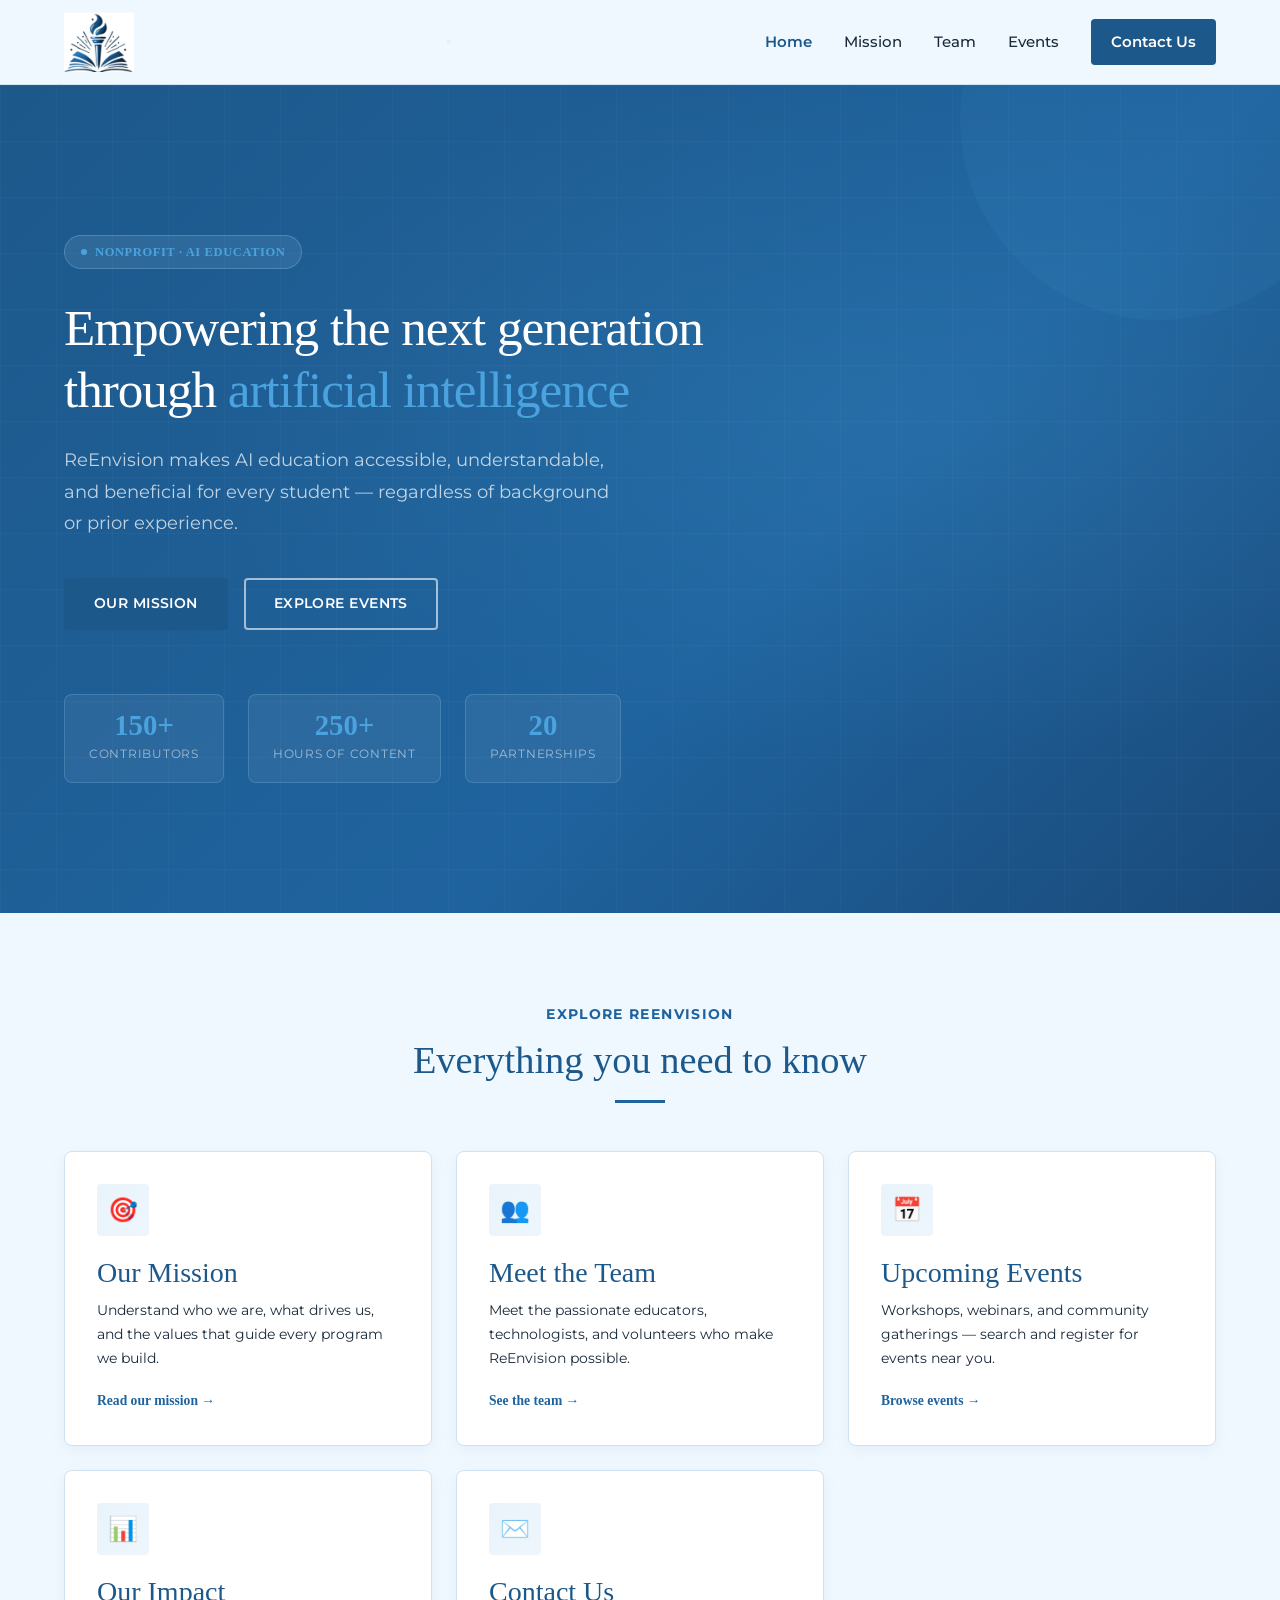
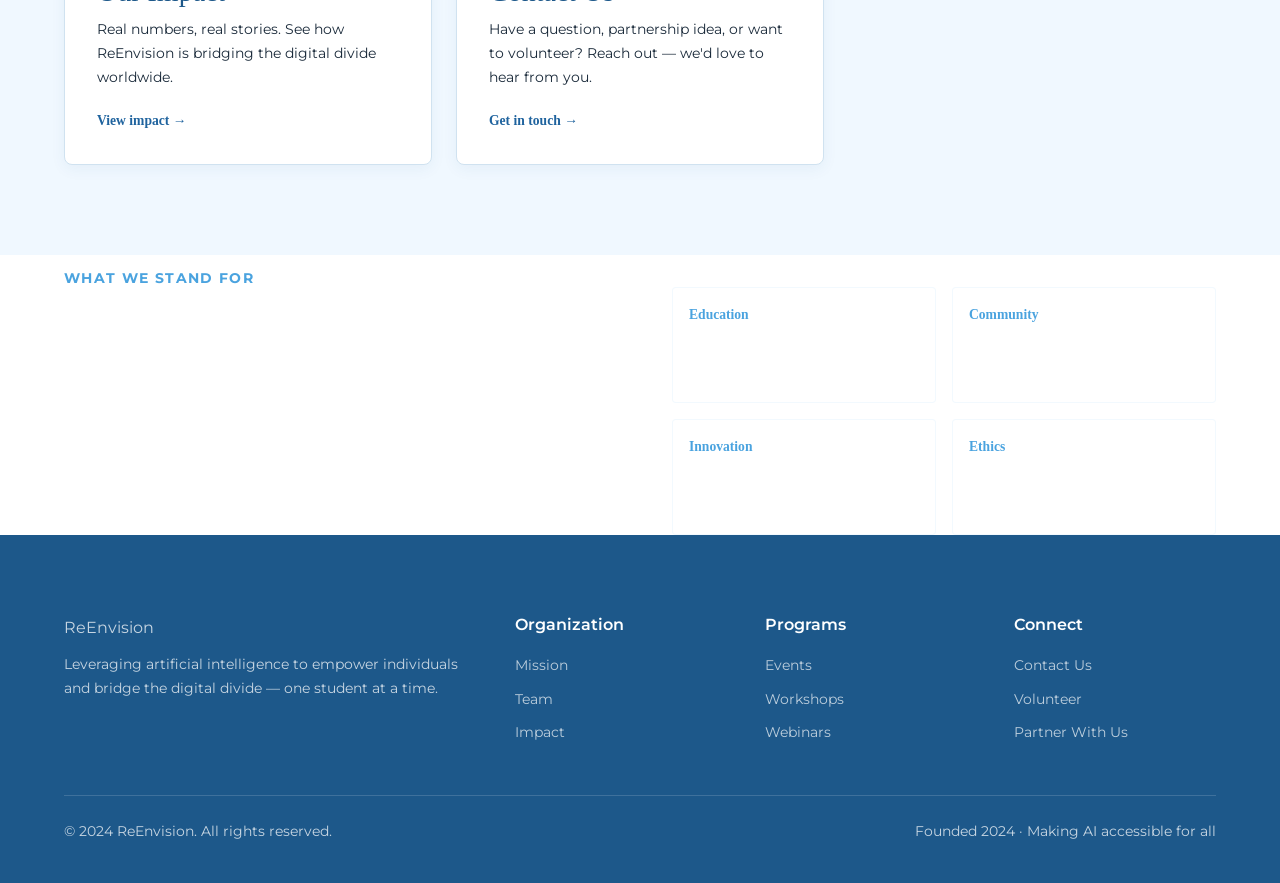
<file: index.html>
<!DOCTYPE html>
<html lang="en">
<head>
  <meta charset="UTF-8" />
  <meta name="viewport" content="width=device-width, initial-scale=1.0" />
  <title>ReEnvision — AI Education for Everyone</title>
  <link rel="stylesheet" href="style.css" />
  <style>
    /* ── Hero ── */
    .hero {
      background: linear-gradient(135deg, var(--navy) 0%, var(--mid-blue) 60%, #1a4a7a 100%);
      position: relative;
      overflow: hidden;
      padding: 120px 0 100px;
      min-height: 92vh;
      display: flex;
      align-items: center;
    }
    .hero::before {
      content: '';
      position: absolute;
      inset: 0;
      background: radial-gradient(ellipse 80% 60% at 70% 40%, rgba(74,159,212,0.18) 0%, transparent 70%);
    }
    .hero-grid-bg {
      position: absolute;
      inset: 0;
      background-image:
        linear-gradient(rgba(168,212,245,0.04) 1px, transparent 1px),
        linear-gradient(90deg, rgba(168,212,245,0.04) 1px, transparent 1px);
      background-size: 56px 56px;
    }
    .hero-content {
      position: relative;
      z-index: 2;
      max-width: 720px;
    }
    .hero-tag {
      display: inline-flex;
      align-items: center;
      gap: 8px;
      background: rgba(168,212,245,0.12);
      border: 1px solid rgba(168,212,245,0.25);
      border-radius: 100px;
      padding: 6px 16px;
      font-size: 0.78rem;
      font-weight: 600;
      color: var(--baby-blue);
      font-family: var(--font-display);
      letter-spacing: 0.05em;
      text-transform: uppercase;
      margin-bottom: 28px;
    }
    .hero-tag::before {
      content: '';
      width: 6px; height: 6px;
      background: var(--baby-blue);
      border-radius: 50%;
      animation: pulse 2s infinite;
    }
    @keyframes pulse {
      0%,100% { opacity: 1; transform: scale(1); }
      50%      { opacity: 0.5; transform: scale(1.4); }
    }
    .hero h1 {
      color: var(--white);
      margin-bottom: 24px;
      letter-spacing: -0.02em;
    }
    .hero h1 em {
      font-style: normal;
      color: var(--baby-blue);
    }
    .hero-sub {
      font-size: 1.15rem;
      color: rgba(255,255,255,0.72);
      margin-bottom: 40px;
      max-width: 560px;
      line-height: 1.7;
      font-family: var(--font-body);
    }
    .hero-btns { display: flex; gap: 16px; flex-wrap: wrap; }

    /* Floating stat chips */
    .hero-stats {
      display: flex;
      gap: 24px;
      margin-top: 64px;
      flex-wrap: wrap;
    }
    .stat-chip {
      background: rgba(255,255,255,0.06);
      border: 1px solid rgba(168,212,245,0.2);
      border-radius: var(--radius-md);
      padding: 16px 24px;
      text-align: center;
    }
    .stat-chip strong {
      display: block;
      font-family: var(--font-display);
      font-size: 1.8rem;
      font-weight: 800;
      color: var(--baby-blue);
      line-height: 1;
    }
    .stat-chip span {
      font-size: 0.78rem;
      color: rgba(255,255,255,0.55);
      text-transform: uppercase;
      letter-spacing: 0.06em;
    }

    /* ── Navigation Cards (Home Hub) ── */
    .nav-hub { background: var(--light-bg); }
    .hub-grid {
      display: grid;
      grid-template-columns: repeat(auto-fit, minmax(280px, 1fr));
      gap: 24px;
      margin-top: 48px;
    }
    .hub-card {
      background: var(--white);
      border: 1px solid var(--border);
      border-radius: var(--radius-md);
      padding: 32px;
      transition: var(--transition);
      box-shadow: var(--shadow-card);
      position: relative;
      overflow: hidden;
      display: flex;
      flex-direction: column;
    }
    .hub-card::before {
      content: '';
      position: absolute;
      top: 0; left: 0; right: 0;
      height: 3px;
      background: linear-gradient(90deg, var(--accent), var(--baby-blue));
      transform: scaleX(0);
      transform-origin: left;
      transition: var(--transition);
    }
    .hub-card:hover { transform: translateY(-6px); box-shadow: var(--shadow-hover); border-color: var(--baby-blue); }
    .hub-card:hover::before { transform: scaleX(1); }
    .hub-icon {
      width: 52px; height: 52px;
      background: linear-gradient(135deg, rgba(74,159,212,0.12), rgba(168,212,245,0.2));
      border-radius: var(--radius-sm);
      display: flex; align-items: center; justify-content: center;
      font-size: 1.5rem;
      margin-bottom: 20px;
    }
    .hub-card h3 { margin-bottom: 10px; }
    .hub-card p  { font-size: 0.9rem; flex: 1; }
    .hub-link {
      display: inline-flex;
      align-items: center;
      gap: 6px;
      margin-top: 20px;
      font-size: 0.85rem;
      font-weight: 600;
      color: var(--accent);
      font-family: var(--font-display);
      transition: var(--transition);
    }
    .hub-link:hover { gap: 10px; }

  Also update the CSS under your `/* ── Mission Strip ── */` section so the image stays responsive on mobile.

Replace that block of styles with this code:

```css
    /* ── Mission Strip ── */
    .mission-strip {
      background: linear-gradient(135deg, var(--navy), var(--mid-blue));
      color: var(--white);
      padding: 80px 0;
      position: relative;
      overflow: hidden;
    }
    .mission-strip::after {
      content: '';
      position: absolute;
      right: -80px; top: -80px;
      width: 400px; height: 400px;
      border-radius: 50%;
      background: rgba(74,159,212,0.08);
    }
    .mission-strip-inner {
      display: grid;
      grid-template-columns: 1fr 1fr;
      gap: 64px;
      align-items: center;
      position: relative;
      z-index: 1;
    }
    .mission-strip h2 { color: var(--white); }
    .mission-strip p { color: rgba(255,255,255,0.72); margin-top: 16px; }
    .pillars { margin-top: 32px; display: grid; grid-template-columns: 1fr 1fr; gap: 16px; }
    .pillar {
      background: rgba(255,255,255,0.06);
      border: 1px solid rgba(168,212,245,0.15);
      border-radius: var(--radius-sm);
      padding: 16px;
    }
    .pillar-name {
      font-family: var(--font-display);
      font-weight: 700;
      font-size: 0.85rem;
      color: var(--baby-blue);
      margin-bottom: 4px;
    }
    .pillar p { font-size: 0.82rem; color: rgba(255,255,255,0.6); }

    /* ── Responsive ── */
    @media (max-width: 768px) {
      .mission-strip-inner { grid-template-columns: 1fr; gap: 40px; }
      .mission-strip-inner div img { min-height: 260px !important; }
      .hero { min-height: auto; padding: 80px 0 60px; }
    }

```
  </style>
</head>
<body>

<!-- ── Navigation ── -->
<nav class="nav">
  <div class="container nav-inner">
    <a class="nav-logo" href="index.html"><img src="reenvisionlogo.png" alt="ReEnvision Logo" class="logo-img"></a>
    <button class="nav-toggle" aria-label="Toggle menu" onclick="this.nextElementSibling.classList.toggle('open')">
      <span></span><span></span><span></span>
    </button>
    <div class="nav-links">
      <a href="index.html" class="active">Home</a>
      <a href="mission.html">Mission</a>
      <a href="team.html">Team</a>
      <a href="events.html">Events</a>
     
      <a href="contact.html" class="nav-cta">Contact Us</a>
    </div>
  </div>
</nav>

<!-- ── Hero ── -->
<section class="hero">
  <div class="hero-grid-bg"></div>
  <div class="container">
    <div class="hero-content">
      <div class="hero-tag">Nonprofit · AI Education</div>
      <h1>Empowering the next generation through <em>artificial intelligence</em></h1>
      <p class="hero-sub">ReEnvision makes AI education accessible, understandable, and beneficial for every student — regardless of background or prior experience.</p>
      <div class="hero-btns">
        <a href="mission.html" class="btn btn-primary">Our Mission</a>
        <a href="events.html" class="btn btn-outline">Explore Events</a>
      </div>
      <div class="hero-stats">
        <div class="stat-chip"><strong>150+</strong><span>Contributors</span></div>
        <div class="stat-chip"><strong>250+</strong><span>Hours of Content</span></div>
        <div class="stat-chip"><strong>20</strong><span>Partnerships</span></div>
      </div>
    </div>
  </div>
</section>

<!-- ── Hub Navigation ── -->
<section class="section nav-hub">
  <div class="container">
    <div class="text-center">
      <div class="eyebrow">Explore ReEnvision</div>
      <h2>Everything you need to know</h2>
      <div class="divider"></div>
    </div>
    <div class="hub-grid">
      <a href="mission.html" class="hub-card">
        <div class="hub-icon">🎯</div>
        <h3>Our Mission</h3>
        <p>Understand who we are, what drives us, and the values that guide every program we build.</p>
        <span class="hub-link">Read our mission →</span>
      </a>
      <a href="team.html" class="hub-card">
        <div class="hub-icon">👥</div>
        <h3>Meet the Team</h3>
        <p>Meet the passionate educators, technologists, and volunteers who make ReEnvision possible.</p>
        <span class="hub-link">See the team →</span>
      </a>
      <a href="events.html" class="hub-card">
        <div class="hub-icon">📅</div>
        <h3>Upcoming Events</h3>
        <p>Workshops, webinars, and community gatherings — search and register for events near you.</p>
        <span class="hub-link">Browse events →</span>
      </a>
      <a href="impact.html" class="hub-card">
        <div class="hub-icon">📊</div>
        <h3>Our Impact</h3>
        <p>Real numbers, real stories. See how ReEnvision is bridging the digital divide worldwide.</p>
        <span class="hub-link">View impact →</span>
      </a>
      <a href="contact.html" class="hub-card">
        <div class="hub-icon">✉️</div>
        <h3>Contact Us</h3>
        <p>Have a question, partnership idea, or want to volunteer? Reach out — we'd love to hear from you.</p>
        <span class="hub-link">Get in touch →</span>
      </a>
    </div>
  </div>
</section>

<!-- ── Mission Strip ── -->
<section class="mission-strip">
  <div class="container">
    <div class="mission-strip-inner">
      <div>
        <div class="eyebrow" style="color:var(--baby-blue)">What We Stand For</div>
        <h2>AI as a catalyst — not a barrier</h2>
        <p>We believe technology should uplift, not divide. ReEnvision exists to ensure that students from every background can participate in — and shape — the AI-powered future.</p>
        <a href="mission.html" class="btn btn-outline" style="margin-top:28px">Explore our approach</a>
      </div>
      <div class="pillars">
        <div class="pillar">
          <div class="pillar-name">Education</div>
          <p>Hands-on AI learning for all skill levels.</p>
        </div>
        <div class="pillar">
          <div class="pillar-name">Community</div>
          <p>A collaborative network of learners.</p>
        </div>
        <div class="pillar">
          <div class="pillar-name">Innovation</div>
          <p>Solving real problems with real tools.</p>
        </div>
        <div class="pillar">
          <div class="pillar-name">Ethics</div>
          <p>Responsible, human-centered AI use.</p>
        </div>
      </div>
    </div>
  </div>
</section>

<!-- ── Footer ── -->
<footer class="footer">
  <div class="container">
    <div class="footer-grid">
      <div class="footer-brand">
        <div class="footer-logo">Re<span>Envision</span></div>
        <p>Leveraging artificial intelligence to empower individuals and bridge the digital divide — one student at a time.</p>
      </div>
      <div class="footer-col">
        <h5>Organization</h5>
        <a href="mission.html">Mission</a>
        <a href="team.html">Team</a>
        <a href="impact.html">Impact</a>
      </div>
      <div class="footer-col">
        <h5>Programs</h5>
        <a href="events.html">Events</a>
        <a href="events.html">Workshops</a>
        <a href="events.html">Webinars</a>
      </div>
      <div class="footer-col">
        <h5>Connect</h5>
        <a href="contact.html">Contact Us</a>
        <a href="contact.html">Volunteer</a>
        <a href="contact.html">Partner With Us</a>
      </div>
    </div>
    <div class="footer-bottom">
      <span>© 2024 ReEnvision. All rights reserved.</span>
      <span>Founded 2024 · Making AI accessible for all</span>
    </div>
  </div>
</footer>

</body>
</html>
</file>
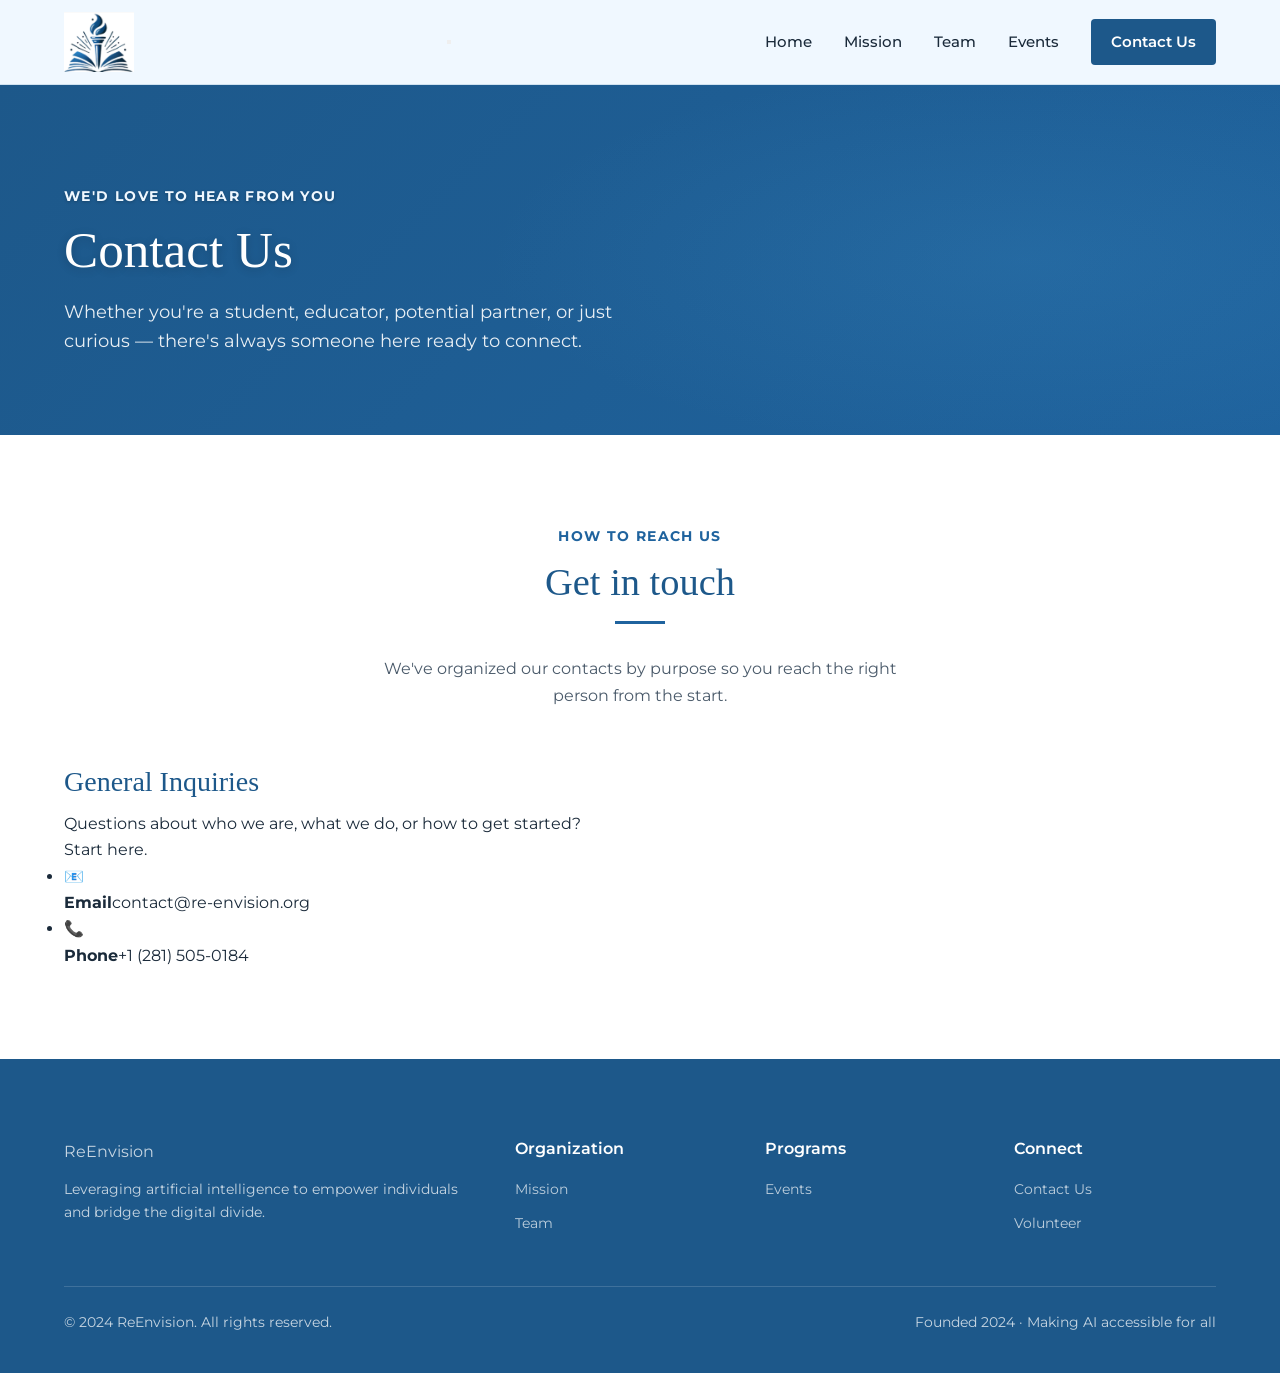
<file: contact.html>
<!DOCTYPE html>
<html lang="en">
<head>
  <meta charset="UTF-8" />
  <meta name="viewport" content="width=device-width, initial-scale=1.0" />
  <title>Contact Us — ReEnvision</title>
  <link rel="stylesheet" href="style.css" />
  <style>
    .page-hero {
      background: linear-gradient(135deg, var(--navy) 0%, var(--mid-blue) 100%);
      padding: 88px 0 72px;
      position: relative;
      overflow: hidden;
    }
    .page-hero::before {
      content: '';
      position: absolute;
      inset: 0;
      background: radial-gradient(ellipse 60% 80% at 80% 50%, rgba(74,159,212,0.15) 0%, transparent 70%);
      pointer-events: none;
    }
    .page-hero-inner { position: relative; z-index: 1; }

    .contact-grid {
      display: grid;
      grid-template-columns: 1fr 1fr;
      gap: 40px;
      margin-top: 56px;
    }
    @media (max-width: 768px) {
      .contact-grid { grid-template-columns: 1fr; }
    }
  </style>
</head>
<body>

<nav class="nav">
  <div class="container nav-inner">
   <a class="nav-logo" href="index.html"><img src="reenvisionlogo.png" alt="ReEnvision Logo" class="logo-img"></a>
    <button class="nav-toggle" aria-label="Toggle menu" onclick="this.nextElementSibling.classList.toggle('open')">
      <span></span><span></span><span></span>
    </button>
    <div class="nav-links">
      <a href="index.html">Home</a>
      <a href="mission.html">Mission</a>
      <a href="team.html">Team</a>
      <a href="events.html">Events</a>
     
      <a href="contact.html" class="nav-cta active">Contact Us</a>
    </div>
  </div>
</nav>

<!-- ── Page Hero ── -->
<section class="page-hero">
  <div class="container page-hero-inner">
    <div class="eyebrow">We'd Love to Hear From You</div>
    <h1>Contact Us</h1>
    <p>Whether you're a student, educator, potential partner, or just curious — there's always someone here ready to connect.</p>
  </div>
</section>

<!-- ── Contact Cards ── -->
<section class="section">
  <div class="container">
    <div class="text-center">
      <div class="eyebrow">How to Reach Us</div>
      <h2>Get in touch</h2>
      <div class="divider"></div>
      <p style="max-width:540px;margin:0 auto;color:var(--text-mid);">We've organized our contacts by purpose so you reach the right person from the start.</p>
    </div>

    <div class="contact-grid">

      <!-- General Inquiries -->
      <div class="contact-card">
        <h3>General Inquiries</h3>
        <p>Questions about who we are, what we do, or how to get started? Start here.</p>
        <ul class="contact-list">
          <li>
            <div class="contact-icon">📧</div>
            <div><strong>Email</strong>contact@re-envision.org</div>
          </li>
          <li>
            <div class="contact-icon">📞</div>
            <div><strong>Phone</strong>+1 (281) 505-0184</div>
          </li>
        </ul>
      </div>

    

    </div>
  </div>
</section>

<footer class="footer">
  <div class="container">
    <div class="footer-grid">
      <div class="footer-brand">
        <div class="footer-logo">Re<span>Envision</span></div>
        <p>Leveraging artificial intelligence to empower individuals and bridge the digital divide.</p>
      </div>
      <div class="footer-col"><h5>Organization</h5><a href="mission.html">Mission</a><a href="team.html">Team</a></div>
      <div class="footer-col"><h5>Programs</h5><a href="events.html">Events</a></div>
      <div class="footer-col"><h5>Connect</h5><a href="contact.html">Contact Us</a><a href="contact.html">Volunteer</a></div>
    </div>
    <div class="footer-bottom">
      <span>© 2024 ReEnvision. All rights reserved.</span>
      <span>Founded 2024 · Making AI accessible for all</span>
    </div>
  </div>
</footer>

</body>
</html>
</file>
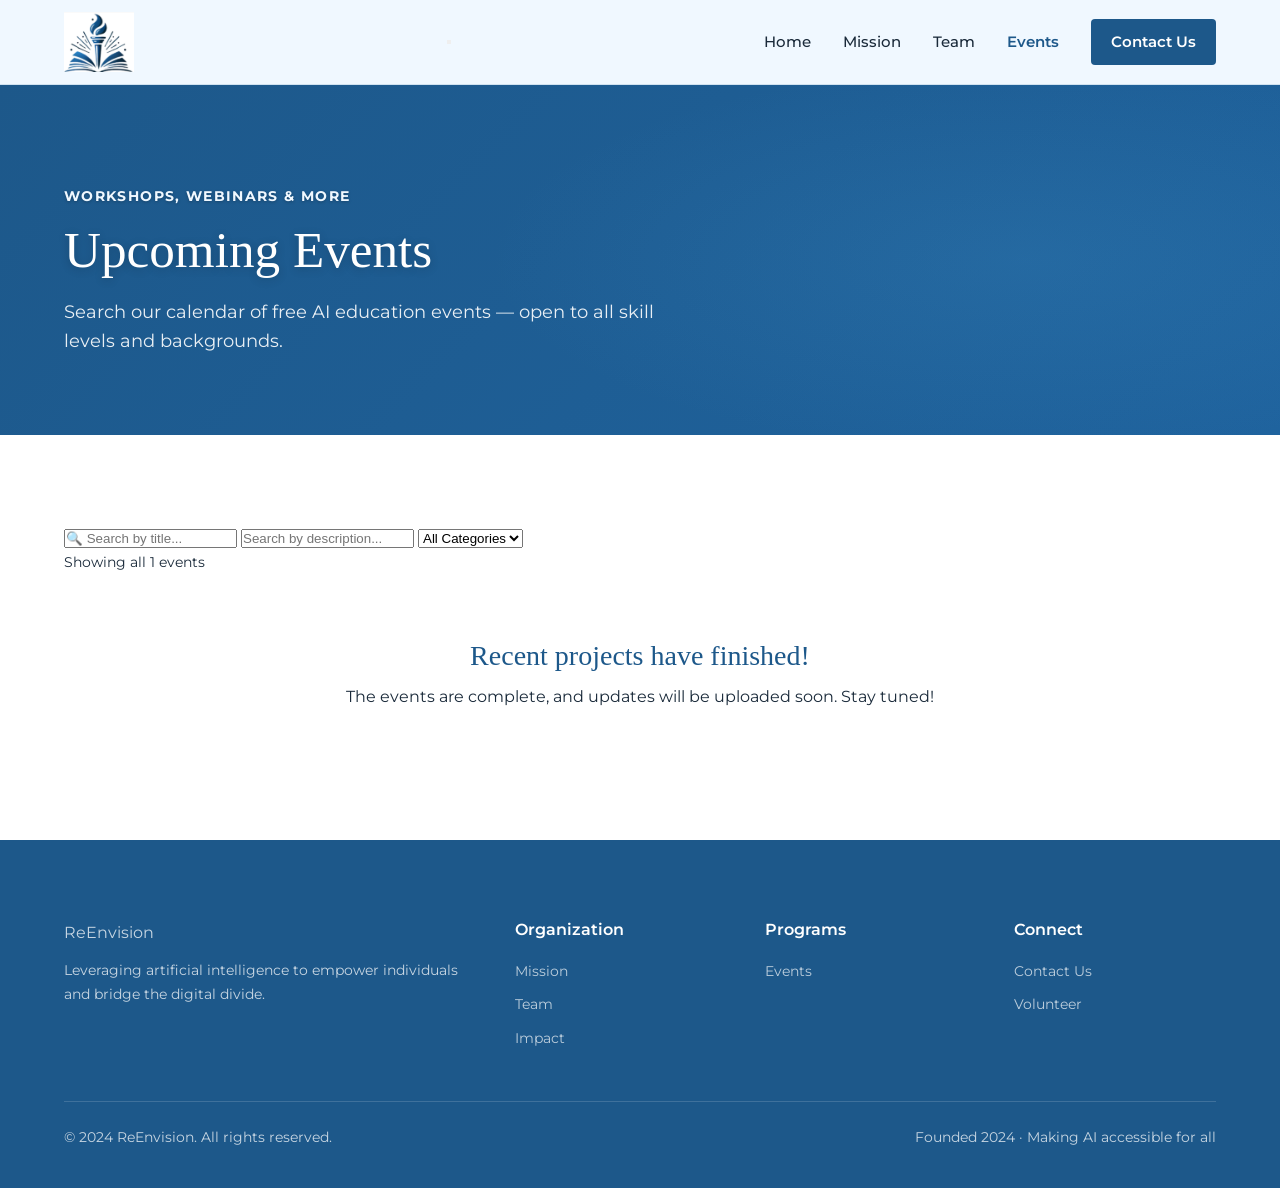
<file: events.html>
<!DOCTYPE html>
<html lang="en">
<head>
  <meta charset="UTF-8" />
  <meta name="viewport" content="width=device-width, initial-scale=1.0" />
  <title>Events — ReEnvision</title>
  <link rel="stylesheet" href="style.css" />
  <style>
    .page-hero {
      background: linear-gradient(135deg, var(--navy) 0%, var(--mid-blue) 100%);
      padding: 88px 0 72px;
      position: relative;
      overflow: hidden;
    }
    .page-hero::before {
      content: '';
      position: absolute;
      inset: 0;
      background: radial-gradient(ellipse 60% 80% at 80% 50%, rgba(74,159,212,0.15) 0%, transparent 70%);
      pointer-events: none;
    }
    .page-hero-inner { position: relative; z-index: 1; }
    .no-results {
      text-align: center;
      padding: 64px 0;
      color: var(--text-light);
      display: none;
    }
    .no-results p { color: var(--text-light); font-size: 1rem; }
  </style>
</head>
<body>

<nav class="nav">
  <div class="container nav-inner">
    <a class="nav-logo" href="index.html"><img src="reenvisionlogo.png" alt="ReEnvision Logo" class="logo-img"></a>
    <button class="nav-toggle" aria-label="Toggle menu" onclick="this.nextElementSibling.classList.toggle('open')">
      <span></span><span></span><span></span>
    </button>
    <div class="nav-links">
      <a href="index.html">Home</a>
      <a href="mission.html">Mission</a>
      <a href="team.html">Team</a>
      <a href="events.html" class="active">Events</a>
     
      <a href="contact.html" class="nav-cta">Contact Us</a>
    </div>
  </div>
</nav>

<!-- ── Page Hero ── -->
<section class="page-hero">
  <div class="container page-hero-inner">
    <div class="eyebrow">Workshops, Webinars &amp; More</div>
    <h1>Upcoming Events</h1>
    <p>Search our calendar of free AI education events — open to all skill levels and backgrounds.</p>
  </div>
</section>

<!-- ── Events Section ── -->
<section class="section">
  <div class="container">

    <!-- Search Bar -->
    <div class="events-search">
      <div class="search-row">
        <input type="text" class="search-input" id="searchTitle" placeholder="🔍 Search by title..." oninput="filterEvents()" />
        <input type="text" class="search-input" id="searchDesc" placeholder="Search by description..." oninput="filterEvents()" />
        <select class="search-select" id="searchCategory" onchange="filterEvents()">
          <option value="">All Categories</option>
          <option value="workshop">Workshop</option>
          <option value="webinar">Webinar</option>
          <option value="community">Community</option>
          <option value="masterclass">Masterclass</option>
        </select>
      </div>
    </div>

    <!-- Results count -->
    <p id="resultsCount" style="margin-bottom:24px;color:var(--text-light);font-size:0.88rem;"></p>

    <!-- Event Grid -->
    <div class="event-grid" id="eventGrid">

  <div class="event-card" data-title="Recent events coming soon!" data-desc="Ai Literacy Events have finished and updates will be uploaded soon!" data-category="announcement">
  <div class="event-body" style="text-align: center; padding: 40px 20px;">
    <h3>Recent projects have finished!</h3>
    <p>The events are complete, and updates will be uploaded soon. Stay tuned!</p>
  </div>
</div>

    

    </div>

    <!-- No results message -->
    <div class="no-results" id="noResults">
      <p style="font-size:2rem;margin-bottom:12px">🔎</p>
      <h3 style="color:var(--text-mid)">No events found</h3>
      <p>Try a different search term or category.</p>
    </div>

  </div>
</section>

<footer class="footer">
  <div class="container">
    <div class="footer-grid">
      <div class="footer-brand">
        <div class="footer-logo">Re<span>Envision</span></div>
        <p>Leveraging artificial intelligence to empower individuals and bridge the digital divide.</p>
      </div>
      <div class="footer-col"><h5>Organization</h5><a href="mission.html">Mission</a><a href="team.html">Team</a><a href="impact.html">Impact</a></div>
      <div class="footer-col"><h5>Programs</h5><a href="events.html">Events</a></div>
      <div class="footer-col"><h5>Connect</h5><a href="contact.html">Contact Us</a><a href="contact.html">Volunteer</a></div>
    </div>
    <div class="footer-bottom">
      <span>© 2024 ReEnvision. All rights reserved.</span>
      <span>Founded 2024 · Making AI accessible for all</span>
    </div>
  </div>
</footer>

<script>
function filterEvents() {
  const titleQ = document.getElementById('searchTitle').value.toLowerCase();
  const descQ  = document.getElementById('searchDesc').value.toLowerCase();
  const catQ   = document.getElementById('searchCategory').value.toLowerCase();

  const cards = document.querySelectorAll('.event-card');
  let visible = 0;

  cards.forEach(card => {
    const title = card.dataset.title.toLowerCase();
    const desc  = card.dataset.desc.toLowerCase();
    const cat   = card.dataset.category.toLowerCase();

    const match =
      (!titleQ || title.includes(titleQ)) &&
      (!descQ  || desc.includes(descQ))   &&
      (!catQ   || cat === catQ);

    card.style.display = match ? '' : 'none';
    if (match) visible++;
  });

  const countEl = document.getElementById('resultsCount');
  countEl.textContent = visible === cards.length
    ? `Showing all ${visible} events`
    : `Showing ${visible} of ${cards.length} events`;

  document.getElementById('noResults').style.display = visible === 0 ? 'block' : 'none';
}

// Init count
filterEvents();
</script>
</body>
</html>
</file>
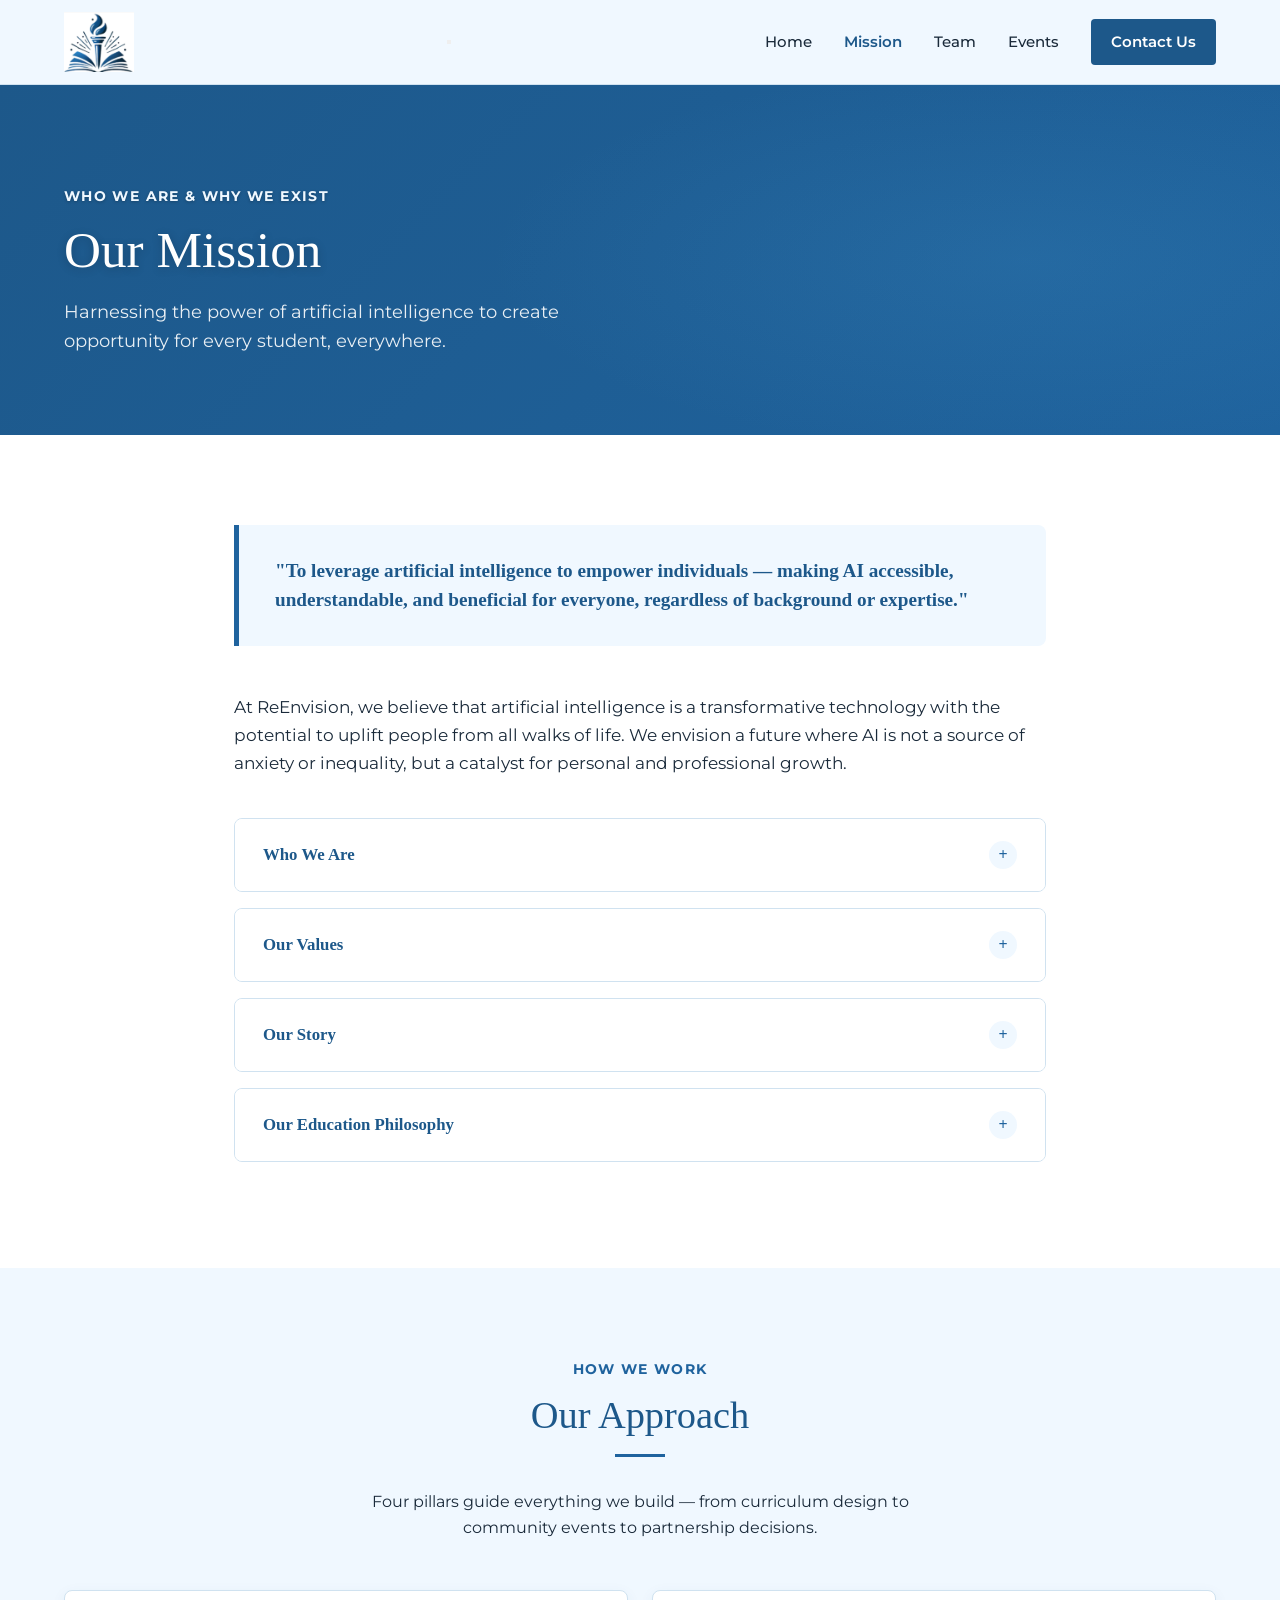
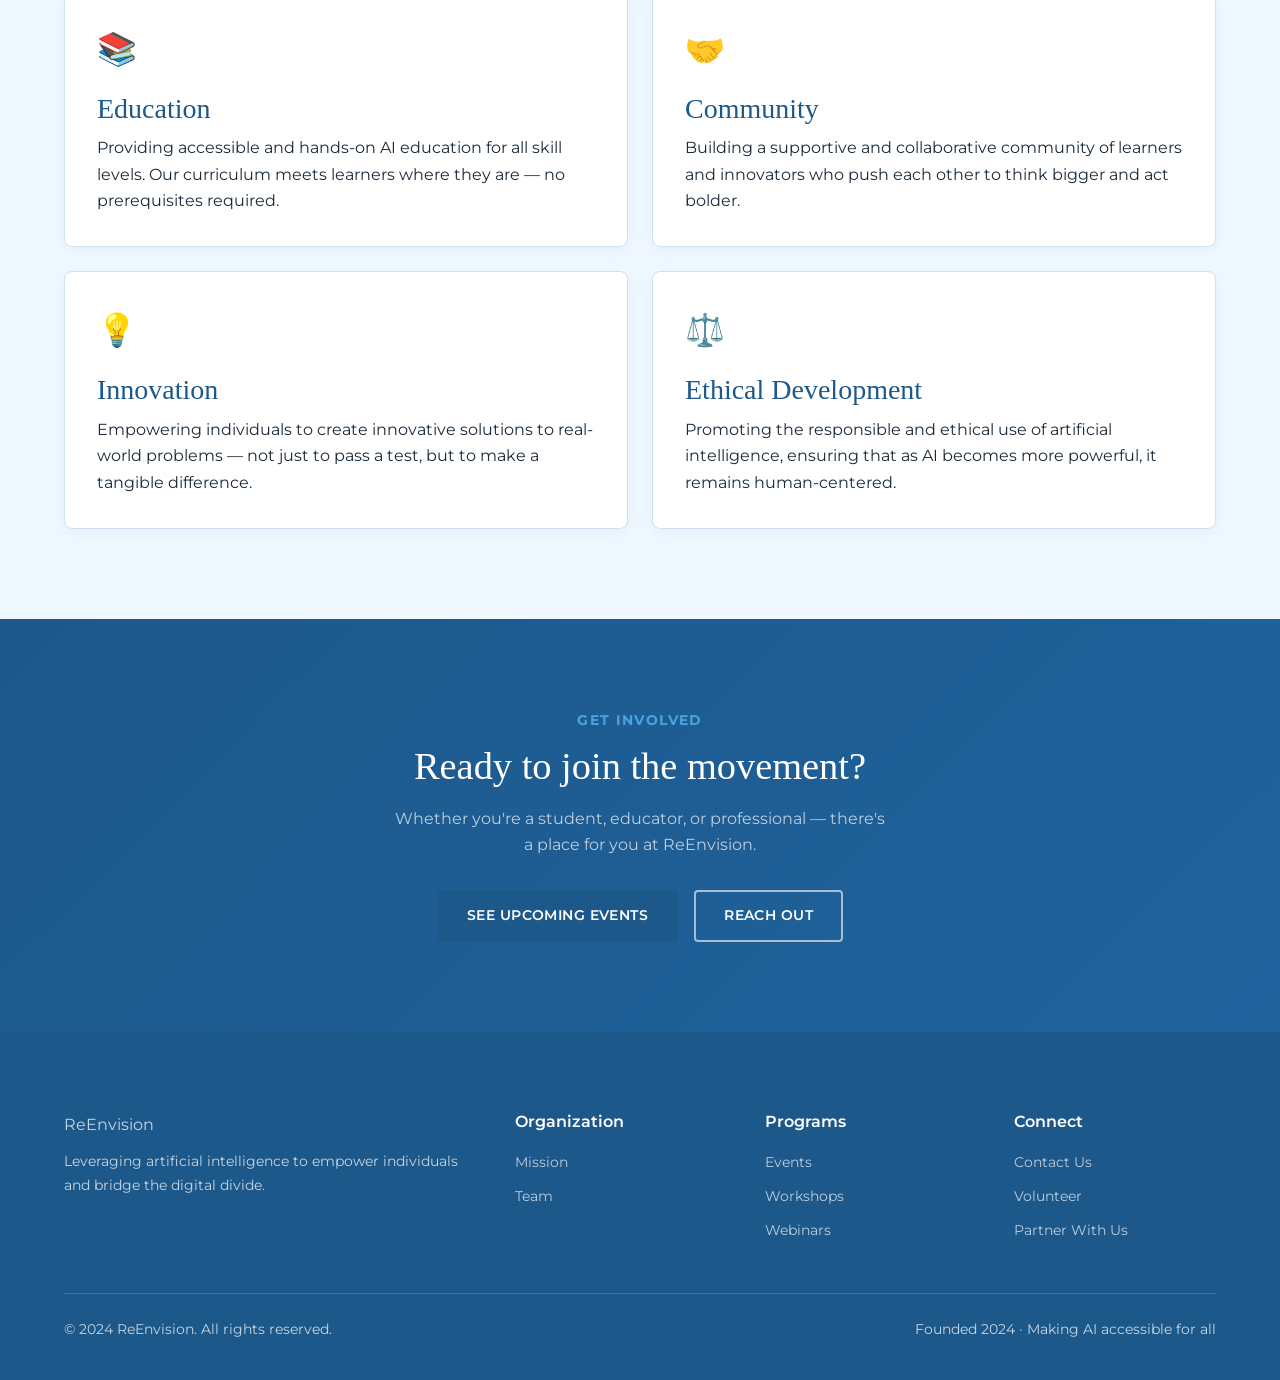
<file: mission.html>
<!DOCTYPE html>
<html lang="en">
<head>
  <meta charset="UTF-8" />
  <meta name="viewport" content="width=device-width, initial-scale=1.0" />
  <title>Mission — ReEnvision</title>
  <link rel="stylesheet" href="style.css" />
  <style>
    .page-hero {
      background: linear-gradient(135deg, var(--navy) 0%, var(--mid-blue) 100%);
      padding: 88px 0 72px;
      position: relative;
      overflow: hidden;
    }
    .page-hero::before {
      content: '';
      position: absolute;
      inset: 0;
      background: radial-gradient(ellipse 60% 80% at 80% 50%, rgba(74,159,212,0.15) 0%, transparent 70%);
    }
    .page-hero-inner { position: relative; z-index: 1; }
    .page-hero h1 { color: var(--white); margin-bottom: 16px; }
    .page-hero p  { color: rgba(255,255,255,0.7); font-size: 1.1rem; max-width: 560px; }

    /* ── Mission Statement ── */
    .mission-statement {
      background: var(--light-bg);
      border-left: 5px solid var(--accent);
      border-radius: 0 var(--radius-md) var(--radius-md) 0;
      padding: 32px 36px;
      margin: 0 0 48px;
    }
    .mission-statement p {
      font-family: var(--font-display);
      font-size: 1.2rem;
      font-weight: 600;
      color: var(--navy);
      line-height: 1.5;
    }

    /* ── Accordion / Dropdowns ── */
    .accordion { margin-bottom: 16px; border: 1px solid var(--border); border-radius: var(--radius-md); overflow: hidden; }
    .accordion-header {
      width: 100%;
      display: flex;
      align-items: center;
      justify-content: space-between;
      padding: 22px 28px;
      background: var(--white);
      border: none;
      cursor: pointer;
      text-align: left;
      transition: var(--transition);
      font-family: var(--font-display);
      font-size: 1.05rem;
      font-weight: 700;
      color: var(--navy);
    }
    .accordion-header:hover { background: var(--light-bg); }
    .accordion-header.open { background: var(--navy); color: var(--white); }
    .acc-icon {
      width: 28px; height: 28px;
      border-radius: 50%;
      background: var(--light-bg);
      display: flex; align-items: center; justify-content: center;
      font-size: 1rem;
      color: var(--accent);
      transition: var(--transition);
      flex-shrink: 0;
    }
    .accordion-header.open .acc-icon { background: rgba(255,255,255,0.15); color: var(--baby-blue); transform: rotate(45deg); }
    .accordion-body {
      display: none;
      padding: 28px 28px 32px;
      background: var(--white);
      border-top: 1px solid var(--border);
    }
    .accordion-body.open { display: block; }
    .accordion-body p { margin-bottom: 16px; }
    .accordion-body p:last-child { margin-bottom: 0; }

    /* Team preview inside accordion */
    .team-highlights { display: grid; grid-template-columns: repeat(3, 1fr); gap: 16px; margin-top: 24px; }
    .team-tag {
      background: var(--light-bg);
      border: 1px solid var(--border);
      border-radius: var(--radius-sm);
      padding: 12px 16px;
      font-size: 0.85rem;
      font-weight: 500;
      color: var(--text-mid);
    }

    /* ── Approach Pillars ── */
    .approach-grid {
      display: grid;
      grid-template-columns: repeat(2, 1fr);
      gap: 24px;
      margin-top: 48px;
    }
    .approach-card {
      border: 1px solid var(--border);
      border-radius: var(--radius-md);
      padding: 32px;
      background: var(--white);
      box-shadow: var(--shadow-card);
      transition: var(--transition);
    }
    .approach-card:hover { transform: translateY(-4px); box-shadow: var(--shadow-hover); border-color: var(--baby-blue); }
    .approach-icon {
      font-size: 2rem;
      margin-bottom: 16px;
    }
    .approach-card h3 { color: var(--navy); margin-bottom: 10px; }

    /* ── Values Section ── */
    .values-bg { background: var(--light-bg); }

    @media (max-width: 768px) {
      .approach-grid { grid-template-columns: 1fr; }
      .team-highlights { grid-template-columns: 1fr 1fr; }
    }
  </style>
</head>
<body>

<nav class="nav">
  <div class="container nav-inner">
   <a class="nav-logo" href="index.html"><img src="reenvisionlogo.png" alt="ReEnvision Logo" class="logo-img"></a>
    <button class="nav-toggle" aria-label="Toggle menu" onclick="this.nextElementSibling.classList.toggle('open')">
      <span></span><span></span><span></span>
    </button>
    <div class="nav-links">
      <a href="index.html">Home</a>
      <a href="mission.html" class="active">Mission</a>
      <a href="team.html">Team</a>
      <a href="events.html">Events</a>
 
      <a href="contact.html" class="nav-cta">Contact Us</a>
    </div>
  </div>
</nav>

<!-- ── Page Hero ── -->
<section class="page-hero">
  <div class="container page-hero-inner">
    <div class="eyebrow">Who We Are &amp; Why We Exist</div>
    <h1>Our Mission</h1>
    <p>Harnessing the power of artificial intelligence to create opportunity for every student, everywhere.</p>
  </div>
</section>

<!-- ── Mission Statement + Accordions ── -->
<section class="section">
  <div class="container" style="max-width:860px">

    <div class="mission-statement">
      <p>"To leverage artificial intelligence to empower individuals — making AI accessible, understandable, and beneficial for everyone, regardless of background or expertise."</p>
    </div>

    <p style="margin-bottom:40px; font-size:1.05rem;">At ReEnvision, we believe that artificial intelligence is a transformative technology with the potential to uplift people from all walks of life. We envision a future where AI is not a source of anxiety or inequality, but a catalyst for personal and professional growth.</p>

    <!-- Accordion: Who We Are -->
    <div class="accordion">
      <button class="accordion-header" onclick="toggleAcc(this)">
        <span>Who We Are</span>
        <span class="acc-icon">+</span>
      </button>
      <div class="accordion-body">
        <p>ReEnvision was founded in 2024 by a group of driven and forward-thinking students who recognized the growing need to address technology inequality. Our team has since grown to include a diverse group of professionals, educators, and volunteers united by a single goal: to leverage our collective skills and create a lasting, positive impact on society.</p>
        <p>We are a blend of experienced professionals from the tech and education sectors, passionate educators dedicated to creating accessible learning opportunities, and enthusiastic volunteers who share our vision. This diversity of backgrounds and expertise is our greatest strength — allowing us to approach challenges from multiple perspectives and develop truly innovative solutions.</p>
        <div class="team-highlights">
          <div class="team-tag">🧑‍💻 Tech Professionals</div>
          <div class="team-tag">👩‍🏫 Educators</div>
          <div class="team-tag">🙌 Community Volunteers</div>
        </div>
        <div style="margin-top:24px"><a href="team.html" class="btn btn-outline-dark">Meet the full team →</a></div>
      </div>
    </div>

    <!-- Accordion: Our Values -->
    <div class="accordion">
      <button class="accordion-header" onclick="toggleAcc(this)">
        <span>Our Values</span>
        <span class="acc-icon">+</span>
      </button>
      <div class="accordion-body">
        <p><strong>Accessibility:</strong> We believe education is a right, not a privilege. Every program we build is designed to be approachable for learners with no prior AI experience.</p>
        <p><strong>Equity:</strong> Technology inequality is a real and growing problem. We direct our energy specifically toward students and communities who have historically been left out of the tech conversation.</p>
        <p><strong>Responsibility:</strong> We don't just teach how to use AI — we teach how to question it, audit it, and hold it accountable. Ethical development is part of every curriculum.</p>
        <p><strong>Community:</strong> Learning is social. We build environments where students collaborate, challenge each other, and grow together rather than in isolation.</p>
        <p><strong>Impact:</strong> We measure success not in completion rates, but in the real-world problems our learners go on to solve.</p>
      </div>
    </div>

    <!-- Accordion: Our Story -->
    <div class="accordion">
      <button class="accordion-header" onclick="toggleAcc(this)">
        <span>Our Story</span>
        <span class="acc-icon">+</span>
      </button>
      <div class="accordion-body">
        <p>ReEnvision began as a conversation between students who kept asking the same question: why does cutting-edge AI education only reach students who already have access to elite institutions? Founded in 2024, we started with a single workshop series and a determination to do things differently.</p>
        <p>Today, we've built a community of over 150 active contributors, partnered with 20 organizations across the country, and produced more than 250 hours of curriculum — all freely available. We're just getting started.</p>
      </div>
    </div>

    <!-- Accordion: Education Philosophy -->
    <div class="accordion">
      <button class="accordion-header" onclick="toggleAcc(this)">
        <span>Our Education Philosophy</span>
        <span class="acc-icon">+</span>
      </button>
      <div class="accordion-body">
        <p>Our focus is on practical, hands-on learning that goes beyond theoretical concepts. We want to equip individuals not only to use AI, but to understand its implications and contribute to its ethical and responsible development.</p>
        <p>Through our educational programs, community-driven projects, and accessible resources, we aim to foster a new generation of innovators, thinkers, and leaders — people who can solve real-world problems, create new opportunities, and shape a more equitable and prosperous future for all.</p>
      </div>
    </div>

  </div>
</section>

<!-- ── Our Approach ── -->
<section class="section values-bg">
  <div class="container">
    <div class="text-center">
      <div class="eyebrow">How We Work</div>
      <h2>Our Approach</h2>
      <div class="divider"></div>
      <p style="max-width:560px;margin:0 auto;">Four pillars guide everything we build — from curriculum design to community events to partnership decisions.</p>
    </div>
    <div class="approach-grid">
      <div class="approach-card">
        <div class="approach-icon">📚</div>
        <h3>Education</h3>
        <p>Providing accessible and hands-on AI education for all skill levels. Our curriculum meets learners where they are — no prerequisites required.</p>
      </div>
      <div class="approach-card">
        <div class="approach-icon">🤝</div>
        <h3>Community</h3>
        <p>Building a supportive and collaborative community of learners and innovators who push each other to think bigger and act bolder.</p>
      </div>
      <div class="approach-card">
        <div class="approach-icon">💡</div>
        <h3>Innovation</h3>
        <p>Empowering individuals to create innovative solutions to real-world problems — not just to pass a test, but to make a tangible difference.</p>
      </div>
      <div class="approach-card">
        <div class="approach-icon">⚖️</div>
        <h3>Ethical Development</h3>
        <p>Promoting the responsible and ethical use of artificial intelligence, ensuring that as AI becomes more powerful, it remains human-centered.</p>
      </div>
    </div>
  </div>
</section>

<!-- ── CTA ── -->
<section class="section" style="background:linear-gradient(135deg,var(--navy),var(--mid-blue));text-align:center;">
  <div class="container">
    <div class="eyebrow" style="color:var(--baby-blue)">Get Involved</div>
    <h2 style="color:var(--white);margin-bottom:16px">Ready to join the movement?</h2>
    <p style="color:rgba(255,255,255,0.7);max-width:500px;margin:0 auto 32px">Whether you're a student, educator, or professional — there's a place for you at ReEnvision.</p>
    <div style="display:flex;gap:16px;justify-content:center;flex-wrap:wrap">
      <a href="events.html" class="btn btn-primary">See Upcoming Events</a>
      <a href="contact.html" class="btn btn-outline">Reach Out</a>
    </div>
  </div>
</section>

<footer class="footer">
  <div class="container">
    <div class="footer-grid">
      <div class="footer-brand">
        <div class="footer-logo">Re<span>Envision</span></div>
        <p>Leveraging artificial intelligence to empower individuals and bridge the digital divide.</p>
      </div>
      <div class="footer-col"><h5>Organization</h5><a href="mission.html">Mission</a><a href="team.html">Team</a></div>
      <div class="footer-col"><h5>Programs</h5><a href="events.html">Events</a><a href="events.html">Workshops</a><a href="events.html">Webinars</a></div>
      <div class="footer-col"><h5>Connect</h5><a href="contact.html">Contact Us</a><a href="contact.html">Volunteer</a><a href="contact.html">Partner With Us</a></div>
    </div>
    <div class="footer-bottom">
      <span>© 2024 ReEnvision. All rights reserved.</span>
      <span>Founded 2024 · Making AI accessible for all</span>
    </div>
  </div>
</footer>

<script>
function toggleAcc(btn) {
  const isOpen = btn.classList.contains('open');
  document.querySelectorAll('.accordion-header').forEach(h => {
    h.classList.remove('open');
    h.nextElementSibling.classList.remove('open');
  });
  if (!isOpen) {
    btn.classList.add('open');
    btn.nextElementSibling.classList.add('open');
  }
}
</script>
</body>
</html>
</file>
<file: style.css>
/* ==========================================================================
   GOOGLE FONTS - BRAND DIRECTIVES
   ========================================================================== */
@import url('https://fonts.googleapis.com/css2?family=Montserrat:ital,wght@0,300;0,400;0,500;0,600;0,700;1,400&display=swap');

/* ==========================================================================
   1. GLOBAL VARIABLES & DESIGN SYSTEM (ADHERING TO BRANDING BOOK)
   ========================================================================== */
:root {
  /* Brand Approved Palette */
  --navy: #1d588a;          /* Main Deep Blue: Trust & Stability */
  --mid-blue: #1f639e;      /* Accent Blue: Innovation & Growth */
  --baby-blue: #4aa3df;     /* Supporting Contrast Tint */
  --accent: #1f639e;        /* Action Primary */
  --white: #ffffff;
  --light-bg: #F0F8FF;      /* Ice Blue: Openness & Equality */
  --text-dark: #1a2a3a;     /* Off-black charcoal for readability */
  --text-mid: #4a5a6a;
  --border: #d0e2f0;

  /* Brand Typography Directives */
  --font-display: 'Garamond', 'Times New Roman', serif; /* Approved Headings */
  --font-body: 'Montserrat', sans-serif;                /* Approved Body Text */

  /* Structural Accents */
  --radius-sm: 4px;
  --radius-md: 8px;
  --transition: all 0.25s ease-in-out;
  --shadow-card: 0 4px 15px rgba(29, 88, 138, 0.06);
}

/* ==========================================================================
   2. BASE STYLES & RESET
   ========================================================================== */
*, *::before, *::after {
  box-sizing: border-box;
  margin: 0;
  padding: 0;
}

body {
  font-family: var(--font-body);
  background-color: var(--white);
  color: var(--text-dark);
  line-height: 1.65;
  font-size: 16px;
}

a {
  text-decoration: none;
  color: inherit;
  transition: var(--transition);
}

/* ==========================================================================
   3. STRUCTURAL LAYOUT UTILITIES
   ========================================================================== */
.container {
  width: 100%;
  max-width: 1200px;
  margin: 0 auto;
  padding: 0 24px;
}

.section {
  padding: 90px 0;
}

.text-center { text-align: center; }

.divider {
  width: 50px;
  height: 3px;
  background: var(--mid-blue);
  margin: 16px auto 32px;
}

.eyebrow {
  font-family: var(--font-body);
  font-size: 0.85rem;
  font-weight: 700;
  text-transform: uppercase;
  letter-spacing: 0.1em;
  color: var(--mid-blue);
  margin-bottom: 12px;
}

/* Heading Treatments (Garamond/Serif Stack) */
h1, h2, h3, h4, h5, h6 {
  font-family: var(--font-display);
  color: var(--navy);
  font-weight: normal; /* Classic editorial appearance */
  line-height: 1.2;
}

h1 { font-size: 3.2rem; margin-bottom: 20px; }
h2 { font-size: 2.4rem; margin-bottom: 16px; }
h3 { font-size: 1.75rem; margin-bottom: 12px; }

/* ==========================================================================
   4. NAVIGATION BAR (FIXING LOGO CONTRAST & MAKING IT BIGGER)
   ========================================================================== */
.nav {
  position: sticky;
  top: 0;
  z-index: 1000;
  background: var(--light-bg); /* Use ice-blue backdrop to support blue logo variants */
  border-bottom: 1px solid var(--border);
  padding: 12px 0;
}

.nav-inner {
  display: flex;
  justify-content: space-between;
  align-items: center;
}

.nav-logo {
  display: flex;
  align-items: center;
}

.logo-img {
  height: 60px;               /* Change 1: Expanded from 42px to make the logo prominent */
  width: auto;                /* Retains original asset aspect ratio scale */
  display: block;
  object-fit: contain;
}

.nav-links {
  display: flex;
  align-items: center;
  gap: 32px;
}

.nav-links a {
  color: var(--text-dark);
  font-size: 0.95rem;
  font-weight: 500;
}

.nav-links a:hover,
.nav-links a.active {
  color: var(--navy);
  font-weight: 600;
}

.nav-links .nav-cta {
  background: var(--navy);
  color: var(--white);
  padding: 10px 20px;
  border-radius: var(--radius-sm);
  font-weight: 600;
}

.nav-links .nav-cta:hover,
.nav-links .nav-cta:focus,
.nav-links .nav-cta:visited,
.nav-links .nav-cta.active {
  color: var(--white);
}

.nav-links .nav-cta:hover {
  background: var(--mid-blue);
}

/* ==========================================================================
   5. BUTTON COMPONENTS
   ========================================================================== */
.btn {
  display: inline-flex;
  align-items: center;
  justify-content: center;
  padding: 12px 28px;
  font-family: var(--font-body);
  font-size: 0.9rem;
  font-weight: 600;
  letter-spacing: 0.03em;
  text-transform: uppercase;
  border-radius: var(--radius-sm);
  transition: var(--transition);
  border: 2px solid transparent;
  cursor: pointer;
}

.btn-primary {
  background: var(--navy);
  color: var(--white);
}

.btn-primary:hover {
  background: var(--mid-blue);
  transform: translateY(-1px);
}

.btn-outline {
  background: transparent;
  border-color: rgba(255, 255, 255, 0.6);
  color: var(--white);
}

.btn-outline:hover {
  background: rgba(255, 255, 255, 0.15);
  border-color: var(--white);
}

.btn-outline-dark {
  background: transparent;
  border-color: var(--navy);
  color: var(--navy);
}

.btn-outline-dark:hover {
  background: var(--light-bg);
}

/* ==========================================================================
   6. GRID & LAYOUT UTILITIES
   ========================================================================== */
.team-grid {
  display: grid;
  grid-template-columns: repeat(auto-fill, minmax(280px, 1fr));
  gap: 32px;
}

.team-card {
  background: var(--white);
  border: 1px solid var(--border);
  border-radius: var(--radius-md);
  padding: 32px 24px;
  text-align: center;
  box-shadow: var(--shadow-card);
}

.team-avatar {
  width: 64px;
  height: 64px;
  background: var(--light-bg);
  color: var(--navy);
  border-radius: 50%;
  display: flex;
  align-items: center;
  justify-content: center;
  margin: 0 auto 16px;
  font-weight: bold;
}

/* Footer Layout */
.footer {
  background: var(--navy); /* Stable corporate bottom frame */
  color: rgba(255, 255, 255, 0.75);
  padding: 80px 0 40px;
}

.footer h5 {
  color: var(--white);
  font-family: var(--font-body);
  font-weight: 600;
  font-size: 1rem;
  margin-bottom: 20px;
}

.footer-grid {
  display: grid;
  grid-template-columns: 2fr repeat(3, 1fr);
  gap: 48px;
  margin-bottom: 40px;
}

.footer-brand p {
  font-size: 0.9rem;
  margin-top: 12px;
}

.footer-col a {
  display: block;
  color: rgba(255, 255, 255, 0.7);
  margin-bottom: 10px;
  font-size: 0.9rem;
}

.footer-col a:hover {
  color: var(--white);
  text-decoration: underline;
}

.footer-bottom {
  border-top: 1px solid rgba(255, 255, 255, 0.15);
  padding-top: 24px;
  display: flex;
  justify-content: space-between;
  font-size: 0.85rem;
}

/* ==========================================================================
   7. CONTACT HERO CONTRAST FIXES (OVERRIDING TIMELINE PROSE BLOCKS)
   ========================================================================== */
/* Change 2: Targets the dark hero block wrapper to pull clean text separation */
.page-hero-inner .eyebrow {
  color: #F0F8FF !important;       /* Re-adjusts small label text to brand ice-blue */
  font-weight: 700;
  text-shadow: 0 1px 3px rgba(0, 0, 0, 0.25);
}

.page-hero-inner h1 {
  color: #ffffff !important;        /* Forces titles to 100% white against gradients */
  text-shadow: 0 2px 10px rgba(0, 0, 0, 0.2);
}

.page-hero-inner p {
  color: rgba(255, 255, 255, 0.88) !important; /* Forces supporting text elements readable */
}
/* ==========================================================================
   CONTACT US HERO TEXT OVERLAP & CONTRAST FIX
   ========================================================================== */
/* 1. Force the background to apply cleanly across the whole block */
.page-hero {
  background: linear-gradient(135deg, #1d588a 0%, #1f639e 100%) !important;
  padding: 100px 0 80px !important;
}

/* 2. Target the Eyebrow ("Contact Us") to use high-contrast Ice Blue */
.page-hero .eyebrow,
.page-hero-inner .eyebrow,
.page-hero div.eyebrow {
  color: #F0F8FF !important;
  font-weight: 700 !important;
  letter-spacing: 0.1em !important;
  display: block !important;
  margin-bottom: 12px !important;
}

/* 3. Force the main Title ("We'd Love to Hear From You") to crisp 100% white */
.page-hero h1,
.page-hero-inner h1,
.page-hero h2,
.page-hero-inner h2 {
  color: #ffffff !important;
  font-family: 'Garamond', 'Times New Roman', serif !important;
  font-size: 3.2rem !important;
  font-weight: normal !important;
  line-height: 1.2 !important;
  margin-top: 0 !important;
  margin-bottom: 16px !important;
}

/* 4. Force any description subtext to be light and fully readable */
.page-hero p,
.page-hero-inner p {
  color: rgba(255, 255, 255, 0.9) !important;
  font-family: 'Montserrat', sans-serif !important;
  font-size: 1.1rem !important;
  max-width: 600px !important;
}
</file>
